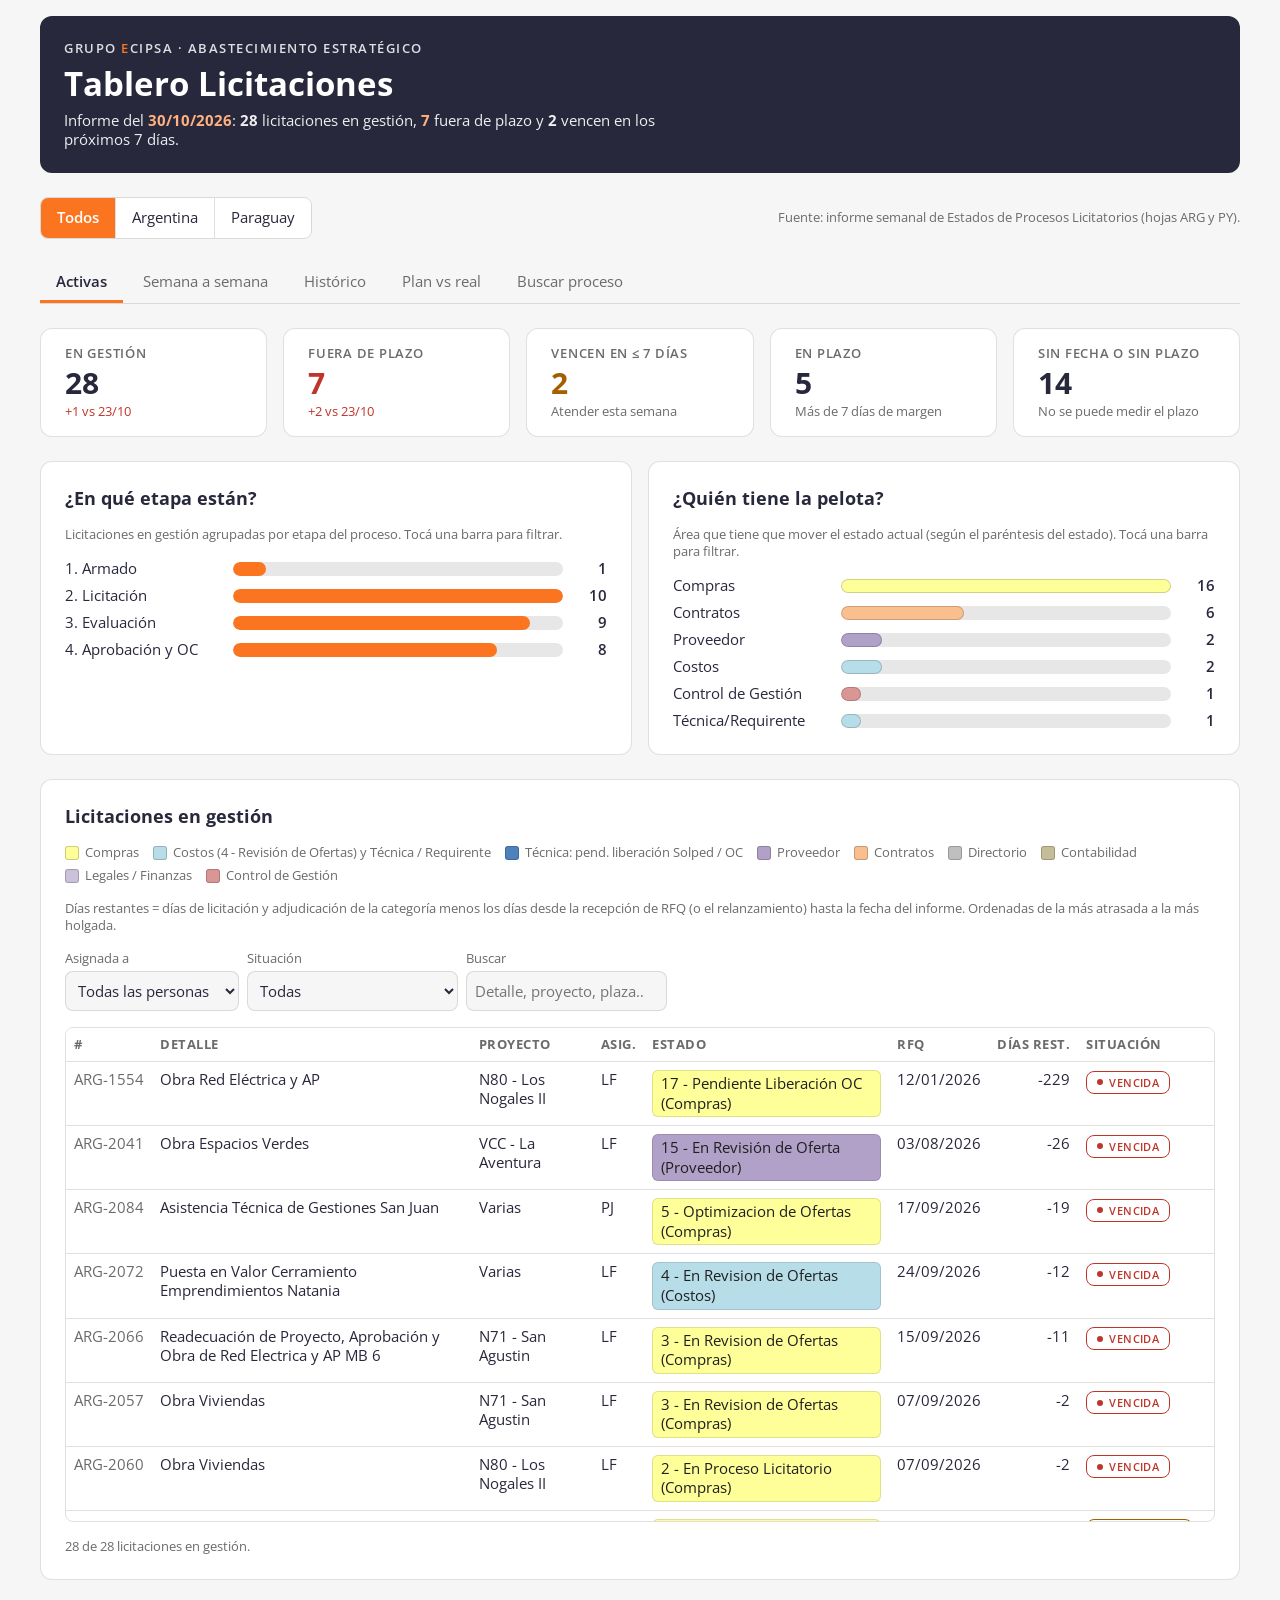
<file: licitaciones/index.html>
<!doctype html>
<html lang="es">
<head>
<meta charset="utf-8">
<meta name="viewport" content="width=device-width, initial-scale=1, viewport-fit=cover">
<title>Tablero Licitaciones · Grupo ECIPSA</title>
<link rel="preconnect" href="https://fonts.googleapis.com">
<link href="https://fonts.googleapis.com/css2?family=Open+Sans:wght@400;600;700&display=swap" rel="stylesheet">
<style>
:root {
  --color-bg: #F6F6F6; --color-panel: #FFFFFF; --color-fg: #28283D; --color-fg-muted: #6b6b6a;
  --color-border-line: rgba(87,87,86,.18); --color-ok: #1d7a43; --color-warn: #a35f00; --color-bad: #c0352b;
  --cds-gap-xs: 4px; --cds-gap-sm: 8px; --cds-gap-md: 16px; --cds-gap-lg: 24px; --cds-gap-xl: 32px;
  --cds-pad-xs: 4px; --cds-pad-sm: 8px; --cds-pad-md: 16px; --cds-pad-lg: 24px; --cds-pad-xl: 48px;
  --cds-radius: 12px; --cds-font-size-caption: 12.5px; --cds-font-size-body: 14.5px; --cds-font-size-heading: 18px; --cds-font-size-title: 28px;
  --cds-chart-grid: rgba(87,87,86,.14); --cds-chart-muted: #c3c3c8; --cds-surface-popover: #FFFFFF; --cds-border: rgba(87,87,86,.22);
  --cds-shadow-popover: 0 4px 12px rgba(0,0,0,.12); --cds-text-secondary: #6b6b6a; --cds-dur-slow: 250ms;
  --font-anthropic-sans: "Open Sans", Arial, sans-serif;
  color-scheme: light;
}
@media (prefers-color-scheme: dark) {
  :root { --color-bg: #1b1b29; --color-panel: #28283D; --color-fg: #f1f1f4; --color-fg-muted: #a9a9b8;
    --color-border-line: rgba(255,255,255,.12); --color-ok: #5fd08b; --color-warn: #f0b04a; --color-bad: #ff7a6e;
    --cds-chart-grid: rgba(255,255,255,.10); --cds-chart-muted: #5d5d72; --cds-surface-popover: #32324a; --cds-border: rgba(255,255,255,.18);
    --cds-text-secondary: #a9a9b8; color-scheme: dark; }
}
html, body { margin: 0; background: var(--color-bg); color: var(--color-fg); font-family: var(--font-anthropic-sans); font-size: 14.5px; }
#dash-root { padding: 16px max(16px, env(safe-area-inset-left, 0px)) 32px max(16px, env(safe-area-inset-right, 0px)); }
[hidden] { display: none !important; }
.dash-skeleton { background: var(--cds-chart-grid); border-radius: 8px; }

#dash-root { --dash-gutter: 0; }
.lt {
  --lt-orange: #FB7520;
  --lt-navy: #28283D;
  --lt-head: Gilroy, var(--font-anthropic-sans), Arial, sans-serif;
  --lt-body: "Open Sans", var(--font-anthropic-sans), Arial, sans-serif;
  font-family: var(--lt-body);
  color: var(--color-fg);
  display: grid;
  gap: var(--cds-gap-lg);
  max-width: 1200px;
  margin-inline: auto;
  padding-bottom: var(--cds-pad-xl);
}
.lt-band { background: var(--lt-navy); color: #fff; border-radius: var(--cds-radius); padding: var(--cds-pad-lg); display: grid; gap: var(--cds-gap-sm); }
.lt-eyebrow { font-family: var(--lt-head); font-size: var(--cds-font-size-caption); letter-spacing: .12em; text-transform: uppercase; color: rgba(255,255,255,.85); font-weight: 600; }
.lt-eyebrow .lt-e { color: var(--lt-orange); }
.lt-title { font-family: var(--lt-head); font-weight: 700; font-size: clamp(1.6rem, 3vw, 2.25rem); margin: 0; text-wrap: balance; line-height: 1.15; }
.lt-take { margin: 0; color: rgba(255,255,255,.92); font-size: var(--cds-font-size-body); max-width: 70ch; }
.lt-take b, .lt b { font-weight: 700; }
.lt-take .lt-hl { color: #FFB27F; }
.lt-bar { display: flex; flex-wrap: wrap; gap: var(--cds-gap-md); align-items: center; justify-content: space-between; }
.lt-seg { display: inline-flex; border: 1px solid var(--color-border-line); border-radius: 8px; overflow: hidden; }
.lt-seg button, .lt-tabs button {
  font: inherit; font-size: var(--cds-font-size-body); min-height: 40px; padding: 0 var(--cds-pad-md);
  background: var(--color-panel); color: var(--color-fg); border: 0; cursor: pointer;
}
.lt-seg button + button { border-left: 1px solid var(--color-border-line); }
.lt-seg button[aria-pressed="true"] { background: var(--lt-orange); color: #fff; font-weight: 600; }
.lt-tabs { display: flex; gap: var(--cds-gap-xs); border-bottom: 1px solid var(--color-border-line); overflow-x: auto; }
.lt-tabs button { background: transparent; border-bottom: 3px solid transparent; border-radius: 0; color: var(--color-fg-muted); white-space: nowrap; }
.lt-tabs button[aria-selected="true"] { color: var(--color-fg); border-bottom-color: var(--lt-orange); font-weight: 600; }
.lt button:focus-visible, .lt select:focus-visible, .lt input:focus-visible { outline: 3px solid var(--lt-orange); outline-offset: 2px; }
.lt-page { display: grid; gap: var(--cds-gap-lg); }
.lt-tiles { display: grid; grid-template-columns: repeat(auto-fit, minmax(min(100%, 10.5rem), 1fr)); gap: var(--cds-gap-md); }
.lt-tile { background: var(--color-panel); border: 1px solid var(--color-border-line); border-radius: var(--cds-radius); padding: var(--cds-pad-md) var(--cds-pad-lg); display: grid; gap: var(--cds-gap-xs); align-content: start; }
.lt-tile-label { font-size: var(--cds-font-size-caption); color: var(--color-fg-muted); text-transform: uppercase; letter-spacing: .06em; font-weight: 600; }
.lt-tile-num { font-family: var(--lt-head); font-weight: 700; font-size: 2.1rem; line-height: 1.1; font-variant-numeric: tabular-nums; }
.lt-tile-sub { font-size: var(--cds-font-size-caption); color: var(--color-fg-muted); min-height: 1.2em; }
button.lt-tile { font: inherit; color: inherit; text-align: left; cursor: pointer; width: 100%; transition: border-color 150ms ease-out, box-shadow 150ms ease-out; }
button.lt-tile:hover { border-color: var(--lt-orange); }
button.lt-tile[aria-pressed="true"] { border-color: var(--lt-orange); box-shadow: 0 0 0 2px var(--lt-orange) inset; }
.lt-hrow.lt-pickable { cursor: pointer; border-radius: 8px; padding: 2px 4px; margin: -2px -4px; transition: opacity 150ms ease-out, background 150ms ease-out; }
.lt-hrow.lt-pickable:hover { background: var(--cds-chart-grid); }
.lt-hrow.lt-pickable:focus-visible { outline: 3px solid var(--lt-orange); outline-offset: 2px; }
.lt-hbars.has-pick .lt-hrow:not(.is-picked) { opacity: .4; }
.lt-hrow.is-picked .lt-lbl { font-weight: 700; }
.lt-filtros { display: flex; flex-wrap: wrap; gap: var(--cds-gap-sm); align-items: center; font-size: var(--cds-font-size-body); }
.lt-filtros-t { color: var(--color-fg-muted); }
#filtros-chips { display: contents; }
.lt-chip { font: inherit; display: inline-flex; align-items: center; gap: 6px; min-height: 32px; padding: 0 12px; border-radius: 8px; border: 1px solid var(--lt-orange); background: var(--color-panel); color: var(--color-fg); cursor: pointer; }
.lt-chip::after { content: "×"; font-weight: 700; color: var(--lt-orange); }
.lt-limpiar { font: inherit; background: none; border: 0; color: var(--color-fg-muted); text-decoration: underline; cursor: pointer; min-height: 32px; }
.lt-tile.is-bad .lt-tile-num { color: var(--color-bad); }
.lt-tile.is-warn .lt-tile-num { color: var(--color-warn); }
.lt-up { color: var(--color-bad); } .lt-down { color: var(--color-ok); }
.lt-grid { display: grid; grid-template-columns: repeat(auto-fit, minmax(min(100%, 22rem), 1fr)); gap: var(--cds-gap-md); }
.lt-card { background: var(--color-panel); border: 1px solid var(--color-border-line); border-radius: var(--cds-radius); padding: var(--cds-pad-lg); display: grid; gap: var(--cds-gap-md); align-content: start; min-width: 0; }
.lt-card h2 { font-family: var(--lt-head); font-size: var(--cds-font-size-heading); font-weight: 700; margin: 0; }
.lt-note { margin: 0; font-size: var(--cds-font-size-caption); color: var(--color-fg-muted); }
.lt-hbars { display: grid; gap: var(--cds-gap-sm); min-height: 7rem; align-content: start; }
.lt-hrow { display: grid; grid-template-columns: minmax(7rem, 11rem) 1fr 2.5rem; gap: var(--cds-gap-sm); align-items: center; font-size: var(--cds-font-size-body); }
.lt-hrow .lt-lbl { overflow: hidden; text-overflow: ellipsis; white-space: nowrap; }
.lt-track { height: 14px; background: var(--cds-chart-grid); border-radius: 7px; overflow: hidden; }
.lt-fill { height: 100%; background: var(--lt-orange); border-radius: 7px; }
.lt-val { text-align: right; font-variant-numeric: tabular-nums; font-weight: 600; }
.lt-chart { position: relative; min-height: 220px; }
.lt-chart svg { display: block; overflow: visible; }
.lt-tip { position: absolute; pointer-events: none; background: var(--cds-surface-popover); border: 1px solid var(--cds-border); border-radius: var(--cds-radius); box-shadow: var(--cds-shadow-popover); padding: var(--cds-pad-xs) var(--cds-pad-sm); font-size: var(--cds-font-size-caption); white-space: nowrap; z-index: 2; }
.lt-tip .lt-tip-h { color: var(--cds-text-secondary); margin-bottom: 2px; }
.lt-sw { display: inline-block; width: 8px; height: 8px; border-radius: 2px; margin-right: 6px; }
.lt-legend { display: flex; flex-wrap: wrap; gap: var(--cds-gap-md); font-size: var(--cds-font-size-caption); color: var(--color-fg-muted); }
.lt-tools { display: flex; flex-wrap: wrap; gap: var(--cds-gap-sm); align-items: end; }
.lt-field { display: grid; gap: 4px; font-size: var(--cds-font-size-caption); color: var(--color-fg-muted); }
.lt-field input, .lt-field select { font: inherit; font-size: var(--cds-font-size-body); min-height: 40px; padding: 0 var(--cds-pad-sm); border: 1px solid var(--color-border-line); border-radius: 8px; background: var(--color-bg); color: var(--color-fg); min-width: 12rem; }
.lt-tablebox { max-height: 34rem; overflow: auto; border: 1px solid var(--color-border-line); border-radius: 8px; }
.lt-table { width: 100%; border-collapse: collapse; font-size: var(--cds-font-size-body); font-variant-numeric: tabular-nums; }
.lt-table th { position: sticky; top: 0; background: var(--color-panel); text-align: left; font-size: var(--cds-font-size-caption); text-transform: uppercase; letter-spacing: .04em; color: var(--color-fg-muted); padding: var(--cds-pad-sm); border-bottom: 1px solid var(--color-border-line); white-space: nowrap; z-index: 1; }
.lt-table th button { font: inherit; color: inherit; background: none; border: 0; padding: 0; cursor: pointer; text-transform: inherit; letter-spacing: inherit; }
.lt-table td { padding: var(--cds-pad-sm); border-bottom: 1px solid var(--color-border-line); vertical-align: top; }
.lt-table tr:last-child td { border-bottom: 0; }
.lt-table td.lt-num { text-align: right; white-space: nowrap; }
.lt-table td.lt-key { white-space: nowrap; color: var(--color-fg-muted); }
.lt-table td.lt-wide { min-width: 14rem; }
.lt-sub { display: block; font-size: var(--cds-font-size-caption); color: var(--color-fg-muted); }
.lt-pill { display: inline-flex; align-items: center; gap: 6px; font-size: 11px; font-weight: 600; text-transform: uppercase; letter-spacing: .04em; padding: 3px 10px; border-radius: 8px; white-space: nowrap; border: 1px solid currentColor; }
.lt-pill::before { content: ""; width: 6px; height: 6px; border-radius: 50%; background: currentColor; }
.lt-pill[data-s="Vencida"] { color: var(--color-bad); }
.lt-pill[data-s="Por vencer"] { color: var(--color-warn); }
.lt-pill[data-s="En plazo"] { color: var(--color-ok); }
.lt-pill[data-s="Sin fecha RFQ"], .lt-pill[data-s="Sin plazo"] { color: var(--color-fg-muted); }
.lt-pill[data-s="Nueva"] { color: var(--lt-orange); }
.lt-pill[data-s="Cerrada"] { color: var(--color-ok); }
.lt-pill[data-s="Cambio de estado"] { color: var(--color-fg-muted); }
.lt-pill[data-s="Atrasada vs plan"], .lt-pill[data-s="Cerrada con atraso"] { color: var(--color-bad); }
.lt-pill[data-s="Fuera del informe"] { color: var(--color-warn); }
.lt-pill[data-s="Cerrada a tiempo"], .lt-pill[data-s="En curso, dentro del plan"] { color: var(--color-ok); }
.lt-pill[data-s="Suspendida"], .lt-pill[data-s="Todavía no arrancó"], .lt-pill[data-s="Cerrada sin fecha"] { color: var(--color-fg-muted); }
.lt-est { display: inline-block; padding: 3px 8px; border-radius: 6px; color: #1f1f1f; border: 1px solid rgba(0,0,0,.12); line-height: 1.35; }
.lt-fill-area { box-shadow: inset 0 0 0 1px rgba(0,0,0,.18); }
.lt-leyenda { display: flex; flex-wrap: wrap; gap: 6px 14px; font-size: var(--cds-font-size-caption); color: var(--color-fg-muted); }
.lt-leyenda span { display: inline-flex; align-items: center; gap: 6px; }
.lt-leyenda i { width: 12px; height: 12px; border-radius: 3px; border: 1px solid rgba(0,0,0,.2); display: inline-block; }
.lt-arrow { color: var(--color-fg-muted); padding-inline: 4px; }
.lt-empty { color: var(--color-fg-muted); font-size: var(--cds-font-size-body); padding: var(--cds-pad-md) 0; }
.lt-cols { display: flex; align-items: flex-end; gap: var(--cds-gap-sm); height: 200px; padding-top: 1.4rem; }
.lt-col { flex: 1; display: grid; grid-template-rows: auto 1fr; justify-items: center; height: 100%; min-width: 0; }
.lt-col-bar { width: min(100%, 44px); background: var(--lt-orange); border-radius: 6px 6px 0 0; align-self: end; }
.lt-col-val { font-size: var(--cds-font-size-caption); font-weight: 600; font-variant-numeric: tabular-nums; align-self: end; }
.lt-col-x { display: flex; gap: var(--cds-gap-sm); }
.lt-col-x span { flex: 1; text-align: center; font-size: var(--cds-font-size-caption); color: var(--color-fg-muted); font-variant-numeric: tabular-nums; min-width: 0; }
.lt-col-x span b { display: block; color: var(--color-fg); font-weight: 600; }
[data-dash-source-state=empty] { color: transparent; }
[data-dash-source-state=refreshing] { opacity: .5; transition: opacity var(--cds-dur-slow); }
@media (max-width: 560px) {
  .lt-hrow { grid-template-columns: minmax(5.5rem, 8rem) 1fr 2.2rem; }
  .lt-hide-sm { display: none; }
  .lt-field input, .lt-field select { min-width: 0; width: 100%; }
  .lt-tools { display: grid; grid-template-columns: 1fr; }
}
</style>
</head>
<body>
<div id="dash-root">


<div class="lt" id="tablero">
  <header class="lt-band" id="encabezado">
    <div class="lt-eyebrow">Grupo <span class="lt-e">E</span>CIPSA · Abastecimiento Estratégico</div>
    <h1 class="lt-title">Tablero Licitaciones</h1>
    <p class="lt-take">Informe del <b class="lt-hl" data-source="resumen" data-field="semana" id="tk-semana">—</b>:
      <b data-source="resumen" data-field="activas" id="tk-activas">—</b> licitaciones en gestión,
      <b class="lt-hl" data-source="resumen" data-field="vencidas" id="tk-vencidas">—</b> fuera de plazo y
      <b data-source="resumen" data-field="por_vencer" id="tk-porvencer">—</b> vencen en los próximos 7 días.</p>
  </header>

  <div class="lt-bar">
    <div class="lt-seg" role="group" aria-label="País" id="f-pais">
      <button type="button" data-v="Todos">Todos</button>
      <button type="button" data-v="ARG">Argentina</button>
      <button type="button" data-v="PY">Paraguay</button>
    </div>
    <span class="lt-note">Fuente: informe semanal de Estados de Procesos Licitatorios (hojas ARG y PY).</span>
  </div>

  <nav class="lt-tabs" role="tablist" aria-label="Secciones">
    <button type="button" role="tab" data-tab="activas" id="tab-activas">Activas</button>
    <button type="button" role="tab" data-tab="semana" id="tab-semana">Semana a semana</button>
    <button type="button" role="tab" data-tab="historico" id="tab-historico">Histórico</button>
    <button type="button" role="tab" data-tab="plan" id="tab-plan">Plan vs real</button>
    <button type="button" role="tab" data-tab="buscar" id="tab-buscar">Buscar proceso</button>
  </nav>

  <!-- ACTIVAS -->
  <section class="lt-page" id="activas" role="tabpanel" aria-labelledby="tab-activas">
    <div class="lt-tiles">
      <button type="button" class="lt-tile lt-pick" id="t-activas" data-sit="" aria-pressed="false"><span class="lt-tile-label">En gestión</span><span class="lt-tile-num" data-source="resumen" data-field="activas">—</span><span class="lt-tile-sub" data-source="resumen" data-field="delta_activas">—</span></button>
      <button type="button" class="lt-tile lt-pick is-bad" id="t-vencidas" data-sit="Vencida" aria-pressed="false"><span class="lt-tile-label">Fuera de plazo</span><span class="lt-tile-num" data-source="resumen" data-field="vencidas">—</span><span class="lt-tile-sub" data-source="resumen" data-field="delta_vencidas">—</span></button>
      <button type="button" class="lt-tile lt-pick is-warn" id="t-porvencer" data-sit="Por vencer" aria-pressed="false"><span class="lt-tile-label">Vencen en ≤ 7 días</span><span class="lt-tile-num" data-source="resumen" data-field="por_vencer">—</span><span class="lt-tile-sub">Atender esta semana</span></button>
      <button type="button" class="lt-tile lt-pick" id="t-enplazo" data-sit="En plazo" aria-pressed="false"><span class="lt-tile-label">En plazo</span><span class="lt-tile-num" data-source="resumen" data-field="en_plazo">—</span><span class="lt-tile-sub">Más de 7 días de margen</span></button>
      <button type="button" class="lt-tile lt-pick" id="t-sinfecha" data-sit="sin" aria-pressed="false"><span class="lt-tile-label">Sin fecha o sin plazo</span><span class="lt-tile-num" data-source="resumen" data-field="sin_fecha">—</span><span class="lt-tile-sub">No se puede medir el plazo</span></button>
    </div>

    <div class="lt-filtros" id="filtros" hidden>
      <span class="lt-filtros-t">Filtrando:</span>
      <span id="filtros-chips"></span>
      <button type="button" class="lt-limpiar" id="f-limpiar">Limpiar filtros</button>
    </div>

    <div class="lt-grid">
      <div class="lt-card" id="card-etapas">
        <h2>¿En qué etapa están?</h2>
        <p class="lt-note">Licitaciones en gestión agrupadas por etapa del proceso. Tocá una barra para filtrar.</p>
        <div class="lt-hbars" id="ch-etapas"></div>
      </div>
      <div class="lt-card" id="card-resp">
        <h2>¿Quién tiene la pelota?</h2>
        <p class="lt-note">Área que tiene que mover el estado actual (según el paréntesis del estado). Tocá una barra para filtrar.</p>
        <div class="lt-hbars" id="ch-resp"></div>
      </div>
    </div>

    <div class="lt-card" id="card-activas">
      <h2>Licitaciones en gestión</h2>
      <div class="lt-leyenda" id="ley-estados" aria-label="Colores de estado">
        <span><i style="background:#FFFF99"></i>Compras</span>
        <span><i style="background:#B7DEE8"></i>Costos (4 - Revisión de Ofertas) y Técnica / Requirente</span>
        <span><i style="background:#4F81BD"></i>Técnica: pend. liberación Solped / OC</span>
        <span><i style="background:#B1A0C7"></i>Proveedor</span>
        <span><i style="background:#FABF8F"></i>Contratos</span>
        <span><i style="background:#BFBFBF"></i>Directorio</span>
        <span><i style="background:#C4BD97"></i>Contabilidad</span>
        <span><i style="background:#CCC1DA"></i>Legales / Finanzas</span>
        <span><i style="background:#D99694"></i>Control de Gestión</span>
      </div>
      <p class="lt-note">Días restantes = días de licitación y adjudicación de la categoría menos los días desde la recepción de RFQ (o el relanzamiento) hasta la fecha del informe. Ordenadas de la más atrasada a la más holgada.</p>
      <div class="lt-tools">
        <label class="lt-field" for="f-resp">Asignada a
          <select id="f-resp"></select>
        </label>
        <label class="lt-field" for="f-semaf">Situación
          <select id="f-semaf">
            <option value="">Todas</option>
            <option value="Vencida">Fuera de plazo</option><option value="Por vencer">Vencen en ≤ 7 días</option><option value="En plazo">En plazo</option><option value="sin">Sin fecha RFQ o sin plazo</option>
          </select>
        </label>
        <label class="lt-field" for="f-q-act">Buscar
          <input id="f-q-act" type="search" placeholder="Detalle, proyecto, plaza…">
        </label>
      </div>
      <div class="lt-tablebox">
        <table class="lt-table" id="tb-activas" data-source="procesos" data-row-key="clave">
          <thead><tr>
            <th data-field="clave">#</th>
            <th data-field="detalle">Detalle</th>
            <th data-field="proyecto" class="lt-hide-sm">Proyecto</th>
            <th data-field="asignada">Asig.</th>
            <th data-field="estado">Estado</th>
            <th data-field="fecha_rfq" class="lt-hide-sm">RFQ</th>
            <th data-field="dias_restantes">Días rest.</th>
            <th data-field="semaforo">Situación</th>
          </tr></thead>
          <tbody></tbody>
        </table>
      </div>
      <p class="lt-note" id="cnt-activas"></p>
    </div>
  </section>

  <!-- SEMANA -->
  <section class="lt-page" id="semana" role="tabpanel" aria-labelledby="tab-semana" hidden>
    <div class="lt-tiles">
      <div class="lt-tile" id="t-nuevas"><span class="lt-tile-label">Nuevas</span><span class="lt-tile-num" data-source="resumen" data-field="nuevas">—</span><span class="lt-tile-sub">Filas agregadas al informe</span></div>
      <div class="lt-tile" id="t-cambios"><span class="lt-tile-label">Cambiaron de estado</span><span class="lt-tile-num" data-source="resumen" data-field="cambios_estado">—</span><span class="lt-tile-sub">Siguen en gestión</span></div>
      <div class="lt-tile" id="t-cerradas"><span class="lt-tile-label">Cerradas</span><span class="lt-tile-num" data-source="resumen" data-field="cerradas_semana">—</span><span class="lt-tile-sub">Salieron de gestión: contratadas, con OC, finalizadas o suspendidas</span></div>
    </div>

    <div class="lt-card" id="card-evol">
      <h2>Evolución semanal</h2>
      <p class="lt-note">Licitaciones en gestión en cada informe, por situación de plazo.</p>
      <div class="lt-legend" id="lg-evol"></div>
      <div class="lt-chart" id="ch-evol" data-source="semanas"></div>
    </div>

    <div class="lt-card" id="card-mov">
      <h2>Qué cambió</h2>
      <p class="lt-note">Comparación de cada informe contra el del viernes anterior.</p>
      <div class="lt-tools">
        <label class="lt-field" for="f-sem">Informe
          <select id="f-sem"></select>
        </label>
        <label class="lt-field" for="f-tipo">Tipo
          <select id="f-tipo"><option value="">Todos</option><option>Nueva</option><option>Cambio de estado</option><option>Cerrada</option></select>
        </label>
      </div>
      <div class="lt-tablebox">
        <table class="lt-table" id="tb-mov" data-source="movimientos" data-row-key="semana,clave">
          <thead><tr>
            <th data-field="clave">#</th>
            <th data-field="tipo">Tipo</th>
            <th data-field="detalle">Detalle</th>
            <th data-field="proyecto" class="lt-hide-sm">Proyecto</th>
            <th data-field="estado_anterior" class="lt-hide-sm">Estado anterior</th>
            <th data-field="estado_nuevo">Estado nuevo</th>
          </tr></thead>
          <tbody></tbody>
        </table>
      </div>
    </div>
  </section>

  <!-- HISTORICO -->
  <section class="lt-page" id="historico" role="tabpanel" aria-labelledby="tab-historico" hidden>
    <div class="lt-card" id="card-anio">
      <h2>Adjudicaciones por año</h2>
      <p class="lt-note">Procesos contratados, con OC enviada o finalizados, según la fecha de adjudicación / elaboración de OC. Debajo, el porcentaje que cerró dentro del plazo de su categoría.</p>
      <div id="ch-anio" data-source="por_anio">
        <div class="lt-cols"></div>
        <div class="lt-col-x"></div>
      </div>
    </div>
    <div class="lt-card" id="card-cat">
      <h2>Tiempos por categoría (desde 2024)</h2>
      <p class="lt-note">Días de gestión de compras promedio contra el plazo objetivo. Solo procesos cerrados con días de gestión cargados.</p>
      <div class="lt-tablebox">
        <table class="lt-table" id="tb-cat" data-source="por_categoria" data-row-key="pais,categoria">
          <thead><tr>
            <th data-field="categoria">Categoría</th>
            <th data-field="procesos">Procesos</th>
            <th data-field="dias_promedio">Días prom.</th>
            <th data-field="plazo_objetivo">Plazo</th>
            <th data-field="pct_en_plazo">En plazo</th>
          </tr></thead>
          <tbody></tbody>
        </table>
      </div>
    </div>
  </section>

  <!-- PLAN VS REAL -->
  <section class="lt-page" id="plan" role="tabpanel" aria-labelledby="tab-plan" hidden>
    <p class="lt-note">Compara las tareas de Abastecimiento Estratégico del Tablero de Control de Planificación (Natania) con las fechas reales del informe semanal. Solo Argentina: el filtro de país no aplica en esta pestaña.</p>
    <div class="lt-tiles">
      <div class="lt-tile" id="t-pl-llegada"><span class="lt-tile-label">Pedidos que llegaron a tiempo</span><span class="lt-tile-num" data-source="plan_resumen" data-field="llegadas_a_tiempo" data-where="grupo=total">—</span><span class="lt-tile-sub">de <b data-source="plan_resumen" data-field="llegadas_medidas" data-where="grupo=total">—</b> con fecha RFQ y fecha planificada</span></div>
      <div class="lt-tile" id="t-pl-cerradas"><span class="lt-tile-label">Cerradas a tiempo</span><span class="lt-tile-num" data-source="plan_resumen" data-field="cerradas_a_tiempo" data-where="grupo=total">—</span><span class="lt-tile-sub">de <b data-source="plan_resumen" data-field="cerradas" data-where="grupo=total">—</b> adjudicadas con fecha</span></div>
      <div class="lt-tile is-bad" id="t-pl-atrasadas"><span class="lt-tile-label">Atrasadas vs plan</span><span class="lt-tile-num" data-source="plan_resumen" data-field="atrasadas" data-where="grupo=total">—</span><span class="lt-tile-sub">Pasó la fecha de fin y siguen abiertas</span></div>
      <div class="lt-tile is-warn" id="t-pl-fuera"><span class="lt-tile-label">En el plan, no en el informe</span><span class="lt-tile-num" data-source="plan_resumen" data-field="fuera_informe" data-where="grupo=total">—</span><span class="lt-tile-sub">Ya debían haber arrancado</span></div>
    </div>
    <div class="lt-card" id="card-plan">
      <h2>Tarea por tarea</h2>
      <p class="lt-note">Llegada = fecha de recepción de RFQ menos inicio planificado de la licitación (negativo: llegó antes). Vs fin plan = adjudicación real, o fecha del informe si sigue abierta, menos fin planificado de la adjudicación (positivo: atraso). El emparejamiento entre plan e informe se hizo por nombre y está confirmado por el área.</p>
      <div class="lt-tools">
        <label class="lt-field" for="f-sit">Situación
          <select id="f-sit"></select>
        </label>
      </div>
      <div class="lt-tablebox">
        <table class="lt-table" id="tb-plan" data-source="plan_vs_real" data-row-key="clave_plan">
          <thead><tr>
            <th data-field="proyecto">Proyecto</th>
            <th data-field="tarea_plan">Tarea del plan</th>
            <th data-field="clave_informe">#</th>
            <th data-field="fin_plan" class="lt-hide-sm">Fin plan</th>
            <th data-field="dias_llegada">Llegada</th>
            <th data-field="dias_vs_fin_plan">Vs fin plan</th>
            <th data-field="situacion">Situación</th>
            <th data-field="confianza" class="lt-hide-sm">Confianza</th>
          </tr></thead>
          <tbody></tbody>
        </table>
      </div>
    </div>
  </section>

  <!-- BUSCAR -->
  <section class="lt-page" id="buscar" role="tabpanel" aria-labelledby="tab-buscar" hidden>
    <div class="lt-card" id="card-buscar">
      <h2>Buscar cualquier proceso</h2>
      <p class="lt-note">Todos los procesos del último informe, incluidos los cerrados y suspendidos.</p>
      <div class="lt-tools">
        <label class="lt-field" for="f-q">Buscar
          <input id="f-q" type="search" placeholder="SOLPED, OC, proveedor, detalle, proyecto…">
        </label>
        <label class="lt-field" for="f-est">Estado
          <select id="f-est"></select>
        </label>
      </div>
      <div class="lt-tablebox">
        <table class="lt-table" id="tb-all" data-source="procesos" data-row-key="clave">
          <thead><tr>
            <th data-field="clave">#</th>
            <th data-field="detalle">Detalle</th>
            <th data-field="proyecto" class="lt-hide-sm">Proyecto</th>
            <th data-field="asignada">Asig.</th>
            <th data-field="estado">Estado</th>
            <th data-field="proveedor" class="lt-hide-sm">Proveedor</th>
            <th data-field="fecha_adjudicacion" class="lt-hide-sm">Adjudicación</th>
          </tr></thead>
          <tbody></tbody>
        </table>
      </div>
      <p class="lt-note" id="cnt-all"></p>
    </div>
  </section>
</div>


</div>
<script src="d3.min.js"></script>
<script src="datos.js"></script>

<script>
/* Reemplazo mínimo de la API del tablero: lee window.DATOS (datos.js) y calcula todo en el navegador. */
(function () {
  const D = window.DATOS || {};
  const calcs = {}, listeners = [];
  const params = { pais: 'Todos' };
  const res = {};
  function get(id) {
    if (id in res) return res[id];
    if (calcs[id]) { const c = calcs[id]; res[id] = c.fn.apply(null, c.inputs.map((i) => get(i))); return res[id]; }
    return D[id] || [];
  }
  const fire = () => listeners.forEach((f) => f());
  window.dash = {
    data: (id) => ({ status: 'ok', data: get(id), meta: [] }),
    calc: (id, def) => { calcs[id] = def; },
    onData: (fn) => { listeners.push(fn); fn(); },
    params: () => ({ ...params }),
    setParams: (p) => { Object.assign(params, p); fire(); },
    resetParams: () => { params.pais = 'Todos'; fire(); },
    setLink: (name) => { try { history.replaceState(null, '', '#' + name); } catch (e) {} },
  };
  let t; window.addEventListener('resize', () => { clearTimeout(t); t = setTimeout(fire, 150); });
})();
</script>

<script>
/* ---------- Cálculos (visibles en Fuentes) ---------- */
dash.calc('semanas', {
  inputs: ['evolucion'],
  title: 'Situación por semana',
  description: 'Resumen de cada informe por país, más la suma de ambos países como "Todos".',
  fn: (evolucion) => {
    const nums = ['activas', 'en_plazo', 'por_vencer', 'vencidas', 'sin_fecha', 'nuevas', 'cambios_estado', 'cerradas_semana', 'total_procesos'];
    const rows = evolucion.map((r) => { const o = { semana: r.semana, pais: r.pais }; nums.forEach((k) => { o[k] = Number(r[k]) || 0; }); return o; });
    const tot = {};
    rows.forEach((r) => { const t = tot[r.semana] || (tot[r.semana] = { semana: r.semana, pais: 'Todos' }); nums.forEach((k) => { t[k] = (t[k] || 0) + r[k]; }); });
    return rows.concat(Object.values(tot)).sort((a, b) => a.semana.localeCompare(b.semana) || a.pais.localeCompare(b.pais));
  },
});

dash.calc('resumen', {
  inputs: ['semanas'],
  title: 'Resumen del último informe',
  description: 'Último informe de cada país y la diferencia contra el informe anterior.',
  fn: (semanas) => ['Todos', 'ARG', 'PY'].map((pais) => {
    const s = semanas.filter((r) => r.pais === pais).sort((a, b) => a.semana.localeCompare(b.semana));
    const u = s[s.length - 1] || {}; const p = s[s.length - 2];
    return { ...u, pais, semana_anterior: p ? p.semana : '',
      delta_activas: p ? u.activas - p.activas : '', delta_vencidas: p ? u.vencidas - p.vencidas : '' };
  }),
});

dash.calc('por_etapa', {
  inputs: ['procesos'],
  title: 'Activas por etapa',
  description: 'Cantidad de licitaciones en gestión por etapa del proceso, por país y en total.',
  fn: (procesos) => {
    const out = {};
    procesos.filter((r) => r.activa === 'si').forEach((r) => {
      [r.pais, 'Todos'].forEach((pais) => { const k = pais + '|' + r.etapa; (out[k] = out[k] || { pais, etapa: r.etapa, cantidad: 0 }).cantidad += 1; });
    });
    return Object.values(out).sort((a, b) => a.etapa.localeCompare(b.etapa));
  },
});

dash.calc('por_responsable', {
  inputs: ['procesos'],
  title: 'Activas por área responsable',
  description: 'Cantidad de licitaciones en gestión según el área indicada en el estado, por país y en total.',
  fn: (procesos) => {
    const out = {};
    procesos.filter((r) => r.activa === 'si').forEach((r) => {
      [r.pais, 'Todos'].forEach((pais) => { const k = pais + '|' + r.responsable_etapa; (out[k] = out[k] || { pais, responsable: r.responsable_etapa, cantidad: 0 }).cantidad += 1; });
    });
    return Object.values(out).sort((a, b) => b.cantidad - a.cantidad);
  },
});

dash.calc('por_anio', {
  inputs: ['procesos'],
  title: 'Adjudicaciones por año',
  description: 'Procesos cerrados (sin suspendidos) por año de adjudicación, con el % cerrado dentro del plazo de su categoría.',
  fn: (procesos) => {
    const out = {};
    procesos.filter((r) => r.activa === 'no' && r.anio_adjudicacion && !String(r.estado).startsWith('10')).forEach((r) => {
      [r.pais, 'Todos'].forEach((pais) => {
        const k = pais + '|' + r.anio_adjudicacion;
        const o = out[k] || (out[k] = { pais, anio: String(r.anio_adjudicacion), adjudicadas: 0, medidas: 0, en_plazo: 0 });
        o.adjudicadas += 1;
        if (r.cumplio_plazo) { o.medidas += 1; if (r.cumplio_plazo === 'si') o.en_plazo += 1; }
      });
    });
    return Object.values(out).map((o) => ({ ...o, pct_en_plazo: o.medidas ? o.en_plazo / o.medidas : null }))
      .sort((a, b) => a.anio.localeCompare(b.anio));
  },
});

dash.calc('plan_resumen', {
  inputs: ['plan_vs_real'],
  title: 'Resumen plan vs real',
  description: 'Cuántas tareas del plan llegaron y cerraron a tiempo, cuántas están atrasadas y cuántas no figuran en el informe.',
  fn: (plan_vs_real) => {
    const n = (f) => plan_vs_real.filter(f).length;
    const lleg = plan_vs_real.filter((r) => r.dias_llegada !== '' && r.dias_llegada != null);
    return [{ grupo: 'total',
      llegadas_medidas: lleg.length,
      llegadas_a_tiempo: lleg.filter((r) => Number(r.dias_llegada) <= 0).length,
      cerradas: n((r) => String(r.situacion).startsWith('Cerrada a') || r.situacion === 'Cerrada con atraso'),
      cerradas_a_tiempo: n((r) => r.situacion === 'Cerrada a tiempo'),
      atrasadas: n((r) => r.situacion === 'Atrasada vs plan'),
      fuera_informe: n((r) => r.situacion === 'Fuera del informe') }];
  },
});

dash.calc('por_categoria', {
  inputs: ['procesos'],
  title: 'Tiempos por categoría',
  description: 'Desde 2024: días de gestión promedio, plazo objetivo promedio y % en plazo por categoría.',
  fn: (procesos) => {
    const out = {};
    procesos.filter((r) => r.activa === 'no' && r.cumplio_plazo && Number(r.anio_adjudicacion) >= 2024).forEach((r) => {
      [r.pais, 'Todos'].forEach((pais) => {
        const k = pais + '|' + r.categoria;
        const o = out[k] || (out[k] = { pais, categoria: r.categoria, procesos: 0, suma_dias: 0, suma_plazo: 0, en_plazo: 0 });
        o.procesos += 1; o.suma_dias += Number(r.dias_gestion); o.suma_plazo += Number(r.plazo_dias);
        if (r.cumplio_plazo === 'si') o.en_plazo += 1;
      });
    });
    return Object.values(out).map((o) => ({ pais: o.pais, categoria: o.categoria, procesos: o.procesos,
      dias_promedio: Math.round(o.suma_dias / o.procesos), plazo_objetivo: Math.round(o.suma_plazo / o.procesos),
      pct_en_plazo: o.en_plazo / o.procesos })).sort((a, b) => b.procesos - a.procesos);
  },
});

/* ---------- Página ---------- */
(() => {
  const $ = (s, el = document) => el.querySelector(s);
  const fmtFecha = (s) => (s && s.length >= 10 ? s.slice(8, 10) + '/' + s.slice(5, 7) + '/' + s.slice(0, 4) : '—');
  const fmtPct = d3.format('.0%');
  const pais = () => dash.params().pais || 'Todos';
  const enPais = (r) => pais() === 'Todos' || r.pais === pais();
  const enc = encodeURIComponent;
  let tab = 'activas';

  const td = (tr, text, cls) => { const c = document.createElement('td'); if (cls) c.className = cls; c.textContent = text; tr.appendChild(c); return c; };
  /* Colores de estado: los mismos de la planilla de Compras (formato condicional de la columna Estado) */
  const EST_COLOR = { 3: '#FFFF99', 5: '#FFFF99', 6: '#BFBFBF', 7: '#FABF8F', 8: '#FABF8F', 9: '#B2DE82', 10: '#D85454', 11: '#808080',
    12: '#B7DEE8', 13: '#4F81BD', 14: '#4F81BD', 15: '#B1A0C7', 16: '#C4BD97', 17: '#FFC000', 18: '#B2DE82', 19: '#CCC1DA', 20: '#CCC1DA', 21: '#D99694', 22: '#FB9205', 4: '#B7DEE8' };
  const COMPRAS = '#FFFF99';
  const colorEstado = (e) => {
    const n = parseInt(e, 10); if (!n) return null;
    /* Todo lo que tiene Compras va con el mismo color; el texto del estado los distingue. El 4 es Costos (área técnica) */
    if (n === 4) return '#B7DEE8';
    if (/\(Compras\)/i.test(e) || [23, 24].includes(n)) return COMPRAS;
    if (n === 1 || n === 2) return '#B7DEE8';
    return EST_COLOR[n] || null;
  };
  const AREA_COLOR = { 'Compras': '#FFFF99', 'Costos': '#B7DEE8', 'Técnica/Requirente': '#B7DEE8', 'Proveedor': '#B1A0C7', 'Contratos': '#FABF8F', 'Directorio': '#BFBFBF',
    'Contab': '#C4BD97', 'Finanzas': '#CCC1DA', 'Legales': '#CCC1DA', 'Control de Gestión': '#D99694' };
  const estCell = (tr, e, cls) => {
    const c = td(tr, '', cls);
    const col = colorEstado(e);
    if (!e) { c.textContent = '—'; return c; }
    const sp = document.createElement('span'); sp.className = 'lt-est';
    sp.textContent = parseInt(e, 10) === 4 ? e.replace(/\(T[eé]cnica\/Requirente\)/i, '(Costos)') : e;
    if (col) { sp.style.background = col; if (['#4F81BD', '#D85454', '#808080'].includes(col)) sp.style.color = '#FFFFFF'; }
    c.appendChild(sp);
    return c;
  };
  const pill = (cell, s) => { cell.textContent = ''; const p = document.createElement('span'); p.className = 'lt-pill'; p.dataset.s = s; p.textContent = s; cell.appendChild(p); };
  const empty = (tbody, cols, msg) => { const tr = document.createElement('tr'); const c = td(tr, msg, 'lt-empty'); c.colSpan = cols; tbody.appendChild(tr); };
  const setOptions = (sel, values, allLabel) => {
    const cur = sel.value;
    sel.replaceChildren(new Option(allLabel, ''), ...values.map((v) => new Option(v, v)));
    sel.value = values.includes(cur) ? cur : '';
  };

  /* filtros */
  $('#f-pais').addEventListener('click', (e) => { const b = e.target.closest('button[data-v]'); if (b) dash.setParams({ pais: b.dataset.v }); });
  ['#f-resp', '#f-sem', '#f-tipo', '#f-est'].forEach((s) => $(s).addEventListener('change', draw));
  $('#f-semaf').addEventListener('change', () => { F.sit = $('#f-semaf').value; draw(); });
  ['#f-q-act', '#f-q'].forEach((s) => $(s).addEventListener('input', draw));

  /* pestañas */
  const showTab = (id) => {
    tab = id;
    document.querySelectorAll('.lt-tabs button').forEach((b) => b.setAttribute('aria-selected', String(b.dataset.tab === id)));
    document.querySelectorAll('.lt-page').forEach((p) => { p.hidden = p.id !== id; });
    dash.setLink(id); draw();
  };
  $('.lt-tabs').addEventListener('click', (e) => { const b = e.target.closest('button[data-tab]'); if (b) showTab(b.dataset.tab); });

  /* filtros cruzados de la pestaña Activas */
  const F = { sit: '', etapa: '', resp: '' };
  const SIT_TXT = { 'Vencida': 'Fuera de plazo', 'Por vencer': 'Vencen en ≤ 7 días', 'En plazo': 'En plazo', 'sin': 'Sin fecha RFQ o sin plazo' };
  const okSit = (r) => !F.sit || (F.sit === 'sin' ? (r.semaforo === 'Sin fecha RFQ' || r.semaforo === 'Sin plazo') : r.semaforo === F.sit);
  const setF = (k, v) => { F[k] = F[k] === v ? '' : v; draw(); };
  document.querySelectorAll('#activas button.lt-tile').forEach((b) => b.addEventListener('click', () => { if (!b.dataset.sit) { F.sit = F.etapa = F.resp = ''; draw(); } else setF('sit', b.dataset.sit); }));
  $('#f-limpiar').addEventListener('click', () => { F.sit = F.etapa = F.resp = ''; draw(); });
  $('#filtros-chips').addEventListener('click', (e) => { const c = e.target.closest('button[data-k]'); if (c) { F[c.dataset.k] = ''; draw(); } });
  const drawFiltros = () => {
    document.querySelectorAll('#activas button.lt-tile').forEach((b) => b.setAttribute('aria-pressed', String(!!b.dataset.sit && b.dataset.sit === F.sit)));
    const box = $('#filtros-chips'); box.replaceChildren();
    [['sit', F.sit && SIT_TXT[F.sit]], ['etapa', F.etapa && 'Etapa: ' + F.etapa], ['resp', F.resp && 'Responsable: ' + F.resp]].forEach(([k, t]) => {
      if (!t) return; const c = document.createElement('button'); c.type = 'button'; c.className = 'lt-chip'; c.dataset.k = k; c.textContent = t; c.setAttribute('aria-label', 'Quitar filtro ' + t); box.appendChild(c);
    });
    $('#filtros').hidden = !(F.sit || F.etapa || F.resp);
  };
  const pickBars = (el, rows, key, fkey, order) => {
    el.replaceChildren();
    const cnt = {};
    rows.forEach((r) => { const k = r[key] || '—'; cnt[k] = (cnt[k] || 0) + 1; });
    if (F[fkey] && !(F[fkey] in cnt)) cnt[F[fkey]] = 0;
    let items = Object.entries(cnt);
    items = order ? items.sort((a, b) => a[0].localeCompare(b[0])) : items.sort((a, b) => b[1] - a[1]);
    el.classList.toggle('has-pick', !!F[fkey]);
    if (!items.length) { const p = document.createElement('div'); p.className = 'lt-empty'; p.textContent = 'No hay licitaciones con estos filtros.'; el.appendChild(p); return; }
    const max = d3.max(items, (x) => x[1]) || 1;
    items.forEach(([k, n]) => {
      const row = document.createElement('div'); row.className = 'lt-hrow lt-pickable' + (F[fkey] === k ? ' is-picked' : '');
      row.tabIndex = 0; row.setAttribute('role', 'button'); row.setAttribute('aria-pressed', String(F[fkey] === k));
      const l = document.createElement('span'); l.className = 'lt-lbl'; l.textContent = k; l.title = k;
      const t = document.createElement('div'); t.className = 'lt-track';
      const f = document.createElement('div'); f.className = 'lt-fill'; f.style.width = (n / max * 100) + '%'; t.appendChild(f);
      if (fkey === 'resp' && AREA_COLOR[k]) { f.style.background = AREA_COLOR[k]; f.classList.add('lt-fill-area'); }
      const v = document.createElement('span'); v.className = 'lt-val'; v.textContent = n;
      row.append(l, t, v);
      row.addEventListener('click', () => setF(fkey, k));
      row.addEventListener('keydown', (e) => { if (e.key === 'Enter' || e.key === ' ') { e.preventDefault(); setF(fkey, k); } });
      el.appendChild(row);
    });
  };
  const drawCruce = () => {
    const d = dash.data('procesos'); if (d.status !== 'ok') return;
    const act = d.data.filter((r) => r.activa === 'si' && enPais(r) && okSit(r));
    pickBars($('#ch-etapas'), act.filter((r) => !F.resp || r.responsable_etapa === F.resp), 'etapa', 'etapa', true);
    pickBars($('#ch-resp'), act.filter((r) => !F.etapa || r.etapa === F.etapa), 'responsable_etapa', 'resp');
  };

  /* barras horizontales */
  const hbars = (el, src, labelKey, order) => {
    el.replaceChildren();
    const d = dash.data(src);
    if (d.status !== 'ok') { el.classList.toggle('dash-skeleton', d.status === 'loading'); return; }
    el.classList.remove('dash-skeleton');
    let rows = d.data.filter((r) => r.pais === pais());
    if (order) rows = rows.sort((a, b) => a[labelKey].localeCompare(b[labelKey]));
    if (!rows.length) { const p = document.createElement('div'); p.className = 'lt-empty'; p.textContent = 'No hay licitaciones en gestión para este país.'; el.appendChild(p); return; }
    const max = d3.max(rows, (r) => r.cantidad) || 1;
    rows.forEach((r) => {
      const row = document.createElement('div'); row.className = 'lt-hrow';
      const l = document.createElement('span'); l.className = 'lt-lbl'; l.textContent = r[labelKey] || '—'; l.title = r[labelKey];
      const t = document.createElement('div'); t.className = 'lt-track';
      const f = document.createElement('div'); f.className = 'lt-fill'; f.style.width = (r.cantidad / max * 100) + '%'; t.appendChild(f);
      const v = document.createElement('span'); v.className = 'lt-val'; v.textContent = r.cantidad;
      v.dataset.source = src; v.dataset.field = 'cantidad'; v.dataset.where = 'pais=' + enc(r.pais) + '&' + labelKey + '=' + enc(r[labelKey]);
      row.append(l, t, v); el.appendChild(row);
    });
  };

  /* evolución semanal (barras apiladas) */
  const SERIES = [
    { k: 'vencidas', n: 'Fuera de plazo', c: 'var(--color-bad)' },
    { k: 'por_vencer', n: 'Vencen en ≤ 7 días', c: 'var(--color-warn)' },
    { k: 'en_plazo', n: 'En plazo', c: 'var(--color-ok)' },
    { k: 'sin_fecha', n: 'Sin fecha / sin plazo', c: 'var(--cds-chart-muted)' },
  ];
  const lg = $('#lg-evol');
  SERIES.forEach((s) => { const x = document.createElement('span'); const sw = document.createElement('span'); sw.className = 'lt-sw'; sw.style.background = s.c; x.append(sw, document.createTextNode(s.n)); lg.appendChild(x); });

  const drawEvol = () => {
    const el = $('#ch-evol'); el.replaceChildren();
    const d = dash.data('semanas');
    if (d.status !== 'ok') { el.classList.toggle('dash-skeleton', d.status === 'loading'); return; }
    el.classList.remove('dash-skeleton');
    const rows = d.data.filter((r) => r.pais === pais());
    const W = Math.max(280, el.clientWidth), H = 220, m = { t: 22, r: 8, b: 26, l: 30 };
    const x = d3.scaleBand(rows.map((r) => r.semana), [m.l, W - m.r]).padding(0.35);
    const ymax = d3.max(rows, (r) => r.activas) || 1;
    const y = d3.scaleLinear([0, ymax], [H - m.b, m.t]).nice();
    const svg = d3.select(el).append('svg').attr('width', '100%').attr('viewBox', `0 0 ${W} ${H}`);
    const ticks = y.ticks(4).filter(Number.isInteger);
    svg.append('g').selectAll('line').data(ticks).join('line').attr('x1', m.l).attr('x2', W - m.r).attr('y1', y).attr('y2', y).attr('stroke', 'var(--cds-chart-grid)');
    svg.append('g').selectAll('text').data(ticks).join('text').attr('x', m.l - 6).attr('y', (t) => y(t) + 4).attr('text-anchor', 'end').attr('fill', 'var(--color-fg-muted)').attr('font-size', 11).text((t) => t);
    const tip = document.createElement('div'); tip.className = 'lt-tip'; tip.hidden = true; el.appendChild(tip);
    rows.forEach((r) => {
      let acc = 0;
      const g = svg.append('g').style('cursor', 'default');
      SERIES.forEach((s) => {
        const v = r[s.k]; if (!v) return;
        g.append('rect').attr('x', x(r.semana)).attr('width', x.bandwidth()).attr('y', y(acc + v)).attr('height', y(acc) - y(acc + v)).attr('fill', s.c).attr('stroke', 'var(--color-panel)').attr('stroke-width', 1);
        acc += v;
      });
      g.append('text').attr('x', x(r.semana) + x.bandwidth() / 2).attr('y', y(acc) - 6).attr('text-anchor', 'middle').attr('font-size', 12).attr('font-weight', 700).attr('fill', 'var(--color-fg)')
        .attr('data-source', 'semanas').attr('data-field', 'activas').attr('data-where', `semana=${enc(r.semana)}&pais=${enc(r.pais)}`).text(r.activas);
      svg.append('text').attr('x', x(r.semana) + x.bandwidth() / 2).attr('y', H - 6).attr('text-anchor', 'middle').attr('font-size', 11).attr('fill', 'var(--color-fg-muted)').text(fmtFecha(r.semana).slice(0, 5));
      g.append('rect').attr('x', x(r.semana) - x.step() * x.paddingInner() / 2).attr('width', x.step()).attr('y', m.t).attr('height', H - m.t - m.b).attr('fill', 'transparent')
        .on('mousemove', (ev) => {
          tip.replaceChildren();
          const h = document.createElement('div'); h.className = 'lt-tip-h'; h.textContent = 'Informe ' + fmtFecha(r.semana); tip.appendChild(h);
          SERIES.forEach((s) => { const l = document.createElement('div'); const sw = document.createElement('span'); sw.className = 'lt-sw'; sw.style.background = s.c; l.append(sw, document.createTextNode(s.n + ': ' + r[s.k])); tip.appendChild(l); });
          const l2 = document.createElement('div'); l2.textContent = `Nuevas ${r.nuevas} · Cambios ${r.cambios_estado} · Cerradas ${r.cerradas_semana}`; tip.appendChild(l2);
          tip.hidden = false;
          const [px, py] = d3.pointer(ev, el);
          tip.style.left = Math.min(Math.max(0, px + 12), el.clientWidth - tip.offsetWidth) + 'px';
          tip.style.top = Math.max(0, py - tip.offsetHeight - 8) + 'px';
        })
        .on('mouseleave', () => { tip.hidden = true; });
    });
  };

  /* adjudicaciones por año */
  const drawAnio = () => {
    const box = $('#ch-anio'), cols = $('.lt-cols', box), xs = $('.lt-col-x', box);
    cols.replaceChildren(); xs.replaceChildren();
    const d = dash.data('por_anio');
    if (d.status !== 'ok') { box.classList.toggle('dash-skeleton', d.status === 'loading'); return; }
    box.classList.remove('dash-skeleton');
    const rows = d.data.filter((r) => r.pais === pais());
    const max = d3.max(rows, (r) => r.adjudicadas) || 1;
    rows.forEach((r) => {
      const where = `pais=${enc(r.pais)}&anio=${enc(r.anio)}`;
      const c = document.createElement('div'); c.className = 'lt-col';
      const v = document.createElement('span'); v.className = 'lt-col-val'; v.textContent = d3.format(',')(r.adjudicadas).replace(/,/g, '.');
      v.dataset.source = 'por_anio'; v.dataset.field = 'adjudicadas'; v.dataset.where = where;
      const b = document.createElement('div'); b.className = 'lt-col-bar'; b.style.height = (r.adjudicadas / max * 100) + '%';
      c.append(v, b); cols.appendChild(c);
      const x = document.createElement('span'); const y = document.createElement('b'); y.textContent = r.anio;
      const p = document.createElement('span'); p.textContent = r.pct_en_plazo == null ? '—' : fmtPct(r.pct_en_plazo);
      p.dataset.source = 'por_anio'; p.dataset.field = 'pct_en_plazo'; p.dataset.where = where; p.style.display = 'block';
      x.append(y, p); xs.appendChild(x);
    });
  };

  /* tabla de activas */
  const ORD = { 'Vencida': 0, 'Por vencer': 1, 'En plazo': 2, 'Sin plazo': 3, 'Sin fecha RFQ': 4 };
  const drawActivas = () => {
    const tb = $('#tb-activas tbody'); tb.replaceChildren();
    const d = dash.data('procesos'); if (d.status !== 'ok') return;
    const act = d.data.filter((r) => r.activa === 'si' && enPais(r));
    setOptions($('#f-resp'), [...new Set(act.map((r) => r.asignada))].sort(), 'Todas las personas');
    $('#f-semaf').value = F.sit;
    const resp = $('#f-resp').value, q = $('#f-q-act').value.trim().toLowerCase();
    const rows = act.filter((r) => (!resp || r.asignada === resp) && okSit(r) && (!F.etapa || r.etapa === F.etapa) && (!F.resp || r.responsable_etapa === F.resp) &&
      (!q || [r.detalle, r.proyecto, r.plaza, r.solped, r.categoria, r.estado].join(' ').toLowerCase().includes(q)))
      .sort((a, b) => (ORD[a.semaforo] - ORD[b.semaforo]) || (Number(a.dias_restantes) - Number(b.dias_restantes)));
    if (!rows.length) empty(tb, 8, 'Ninguna licitación coincide con los filtros.');
    rows.forEach((r) => {
      const tr = document.createElement('tr');
      td(tr, r.clave, 'lt-key');
      td(tr, r.detalle, 'lt-wide');
      td(tr, r.proyecto, 'lt-hide-sm');
      td(tr, r.asignada);
      estCell(tr, r.estado);
      td(tr, fmtFecha(r.fecha_rfq), 'lt-num lt-hide-sm');
      td(tr, r.dias_restantes === '' ? '—' : r.dias_restantes, 'lt-num');
      pill(td(tr, ''), r.semaforo);
      tb.appendChild(tr);
    });
    $('#cnt-activas').textContent = `${rows.length} de ${act.length} licitaciones en gestión.`;
  };

  /* movimientos */
  const drawMov = () => {
    const tb = $('#tb-mov tbody'); tb.replaceChildren();
    const d = dash.data('movimientos'); if (d.status !== 'ok') return;
    const ev = dash.data('evolucion').data || [];
    const todas = [...new Set(ev.map((r) => r.semana))].sort();
    const sems = [...new Set(d.data.map((r) => r.semana).concat(todas.slice(1)))].sort().reverse();
    const sel = $('#f-sem'); const cur = sel.value;
    sel.replaceChildren(...sems.map((s) => new Option('Viernes ' + fmtFecha(s), s)));
    sel.value = sems.includes(cur) ? cur : (sems[0] || '');
    const tipo = $('#f-tipo').value;
    const rows = d.data.filter((r) => r.semana === sel.value && enPais(r) && (!tipo || r.tipo === tipo));
    if (!rows.length) empty(tb, 6, sems.length ? 'Sin movimientos para este filtro.' : 'Hace falta al menos dos informes para comparar.');
    rows.forEach((r) => {
      const tr = document.createElement('tr'); tr.dataset.key = enc(r.semana) + ',' + enc(r.clave);
      td(tr, r.clave, 'lt-key'); pill(td(tr, ''), r.tipo);
      td(tr, r.detalle, 'lt-wide'); td(tr, r.proyecto, 'lt-hide-sm');
      estCell(tr, r.estado_anterior, 'lt-hide-sm'); estCell(tr, r.estado_nuevo);
      tb.appendChild(tr);
    });
  };

  /* categorías */
  const drawCat = () => {
    const tb = $('#tb-cat tbody'); tb.replaceChildren();
    const d = dash.data('por_categoria'); if (d.status !== 'ok') return;
    const rows = d.data.filter((r) => r.pais === pais());
    if (!rows.length) empty(tb, 5, 'Sin procesos medibles para este país.');
    rows.forEach((r) => {
      const tr = document.createElement('tr'); tr.dataset.key = enc(r.pais) + ',' + enc(r.categoria);
      td(tr, r.categoria); td(tr, r.procesos, 'lt-num');
      const dc = td(tr, r.dias_promedio, 'lt-num'); if (r.dias_promedio > r.plazo_objetivo) dc.style.color = 'var(--color-bad)';
      td(tr, r.plazo_objetivo, 'lt-num'); td(tr, fmtPct(r.pct_en_plazo), 'lt-num');
      tb.appendChild(tr);
    });
  };

  /* buscador */
  const drawAll = () => {
    const tb = $('#tb-all tbody'); tb.replaceChildren();
    const d = dash.data('procesos'); if (d.status !== 'ok') return;
    const base = d.data.filter(enPais);
    setOptions($('#f-est'), [...new Set(base.map((r) => r.estado).filter(Boolean))].sort((a, b) => (parseInt(a) || 0) - (parseInt(b) || 0)), 'Todos los estados');
    const q = $('#f-q').value.trim().toLowerCase(), est = $('#f-est').value;
    const rows = base.filter((r) => (!est || r.estado === est) &&
      (!q || [r.clave, r.solped, r.oc, r.detalle, r.proyecto, r.plaza, r.proveedor, r.categoria, r.asignada].join(' ').toLowerCase().includes(q)))
      .slice().reverse();
    const shown = rows.slice(0, 400);
    if (!shown.length) empty(tb, 7, 'Ningún proceso coincide con la búsqueda.');
    shown.forEach((r) => {
      const tr = document.createElement('tr');
      td(tr, r.clave, 'lt-key'); td(tr, r.detalle, 'lt-wide'); td(tr, r.proyecto, 'lt-hide-sm'); td(tr, r.asignada);
      estCell(tr, r.estado); td(tr, r.proveedor || '—', 'lt-hide-sm'); td(tr, fmtFecha(r.fecha_adjudicacion), 'lt-num lt-hide-sm');
      tb.appendChild(tr);
    });
    $('#cnt-all').textContent = rows.length > shown.length ? `Mostrando los ${shown.length} más recientes de ${rows.length}. Afiná la búsqueda para ver el resto.` : `${rows.length} procesos.`;
  };

  /* plan vs real */
  const fmtDias = (v) => (v === '' || v == null ? '—' : (Number(v) > 0 ? '+' + v : String(v)));
  $('#f-sit').addEventListener('change', draw);
  const drawPlanResumen = () => {
    const d = dash.data('plan_resumen'); const r = d.status === 'ok' ? d.data[0] : null;
    document.querySelectorAll('[data-source="plan_resumen"]').forEach((el) => { el.textContent = r ? r[el.dataset.field] : '—'; });
  };
  const drawPlan = () => {
    drawPlanResumen();
    const tb = $('#tb-plan tbody'); tb.replaceChildren();
    const d = dash.data('plan_vs_real'); if (d.status !== 'ok') return;
    setOptions($('#f-sit'), [...new Set(d.data.map((r) => r.situacion))].sort(), 'Todas');
    const sit = $('#f-sit').value;
    const orden = { 'Atrasada vs plan': 0, 'Fuera del informe': 1, 'Cerrada con atraso': 2, 'En curso, dentro del plan': 3, 'Todavía no arrancó': 4, 'Cerrada a tiempo': 5, 'Cerrada sin fecha': 6, 'Suspendida': 7 };
    d.data.filter((r) => !sit || r.situacion === sit)
      .sort((a, b) => ((orden[a.situacion] ?? 9) - (orden[b.situacion] ?? 9)) || a.proyecto.localeCompare(b.proyecto))
      .forEach((r) => {
        const tr = document.createElement('tr'); tr.dataset.key = r.clave_plan;
        td(tr, r.proyecto);
        const c = td(tr, r.tarea_plan, 'lt-wide');
        const sub = document.createElement('span'); sub.className = 'lt-sub';
        sub.textContent = r.detalle_informe ? 'Informe: ' + r.detalle_informe + ' · ' + r.estado_informe : (r.nota || 'Sin proceso en el informe');
        c.appendChild(sub);
        if (r.nota && r.detalle_informe) { const n2 = document.createElement('span'); n2.className = 'lt-sub'; n2.textContent = r.nota; c.appendChild(n2); }
        td(tr, r.clave_informe || '—', 'lt-key');
        td(tr, fmtFecha(r.fin_plan), 'lt-num lt-hide-sm');
        const l = td(tr, fmtDias(r.dias_llegada), 'lt-num'); if (Number(r.dias_llegada) > 0) l.style.color = 'var(--color-bad)';
        const v = td(tr, fmtDias(r.dias_vs_fin_plan), 'lt-num'); if (Number(r.dias_vs_fin_plan) > 0) v.style.color = 'var(--color-bad)';
        const p = td(tr, ''); pill(p, r.situacion);
        td(tr, r.confianza || '—', 'lt-hide-sm');
        tb.appendChild(tr);
      });
  };

  /* resumen + encabezado */
  const drawResumen = () => {
    const d = dash.data('resumen');
    const r = d.status === 'ok' ? d.data.find((x) => x.pais === pais()) : null;
    const where = 'pais=' + enc(pais());
    document.querySelectorAll('[data-source="resumen"]').forEach((el) => {
      el.dataset.where = where;
      if (!r) { el.textContent = '—'; return; }
      const f = el.dataset.field; const v = r[f];
      if (f === 'semana') el.textContent = fmtFecha(v);
      else if (f.startsWith('delta_')) el.textContent = v === '' ? 'Primer informe cargado' : (v > 0 ? '+' + v : v < 0 ? '−' + Math.abs(v) : 'Igual') + ' vs ' + fmtFecha(r.semana_anterior).slice(0, 5);
      else el.textContent = v;
      if (f.startsWith('delta_')) { el.classList.toggle('lt-up', v > 0); el.classList.toggle('lt-down', v < 0); }
    });
  };

  function draw() {
    document.querySelectorAll('#f-pais button').forEach((b) => b.setAttribute('aria-pressed', String(b.dataset.v === pais())));
    drawResumen();
    if (tab === 'activas') { drawFiltros(); drawCruce(); drawActivas(); }
    if (tab === 'semana') { drawEvol(); drawMov(); }
    if (tab === 'historico') { drawAnio(); drawCat(); }
    if (tab === 'plan') drawPlan();
    if (tab === 'buscar') drawAll();
  }

  const start = location.hash.slice(1);
  showTab(['activas', 'semana', 'historico', 'plan', 'buscar'].includes(start) ? start : 'activas');
  dash.onData(draw);
})();
</script>

</body>
</html>
</file>
